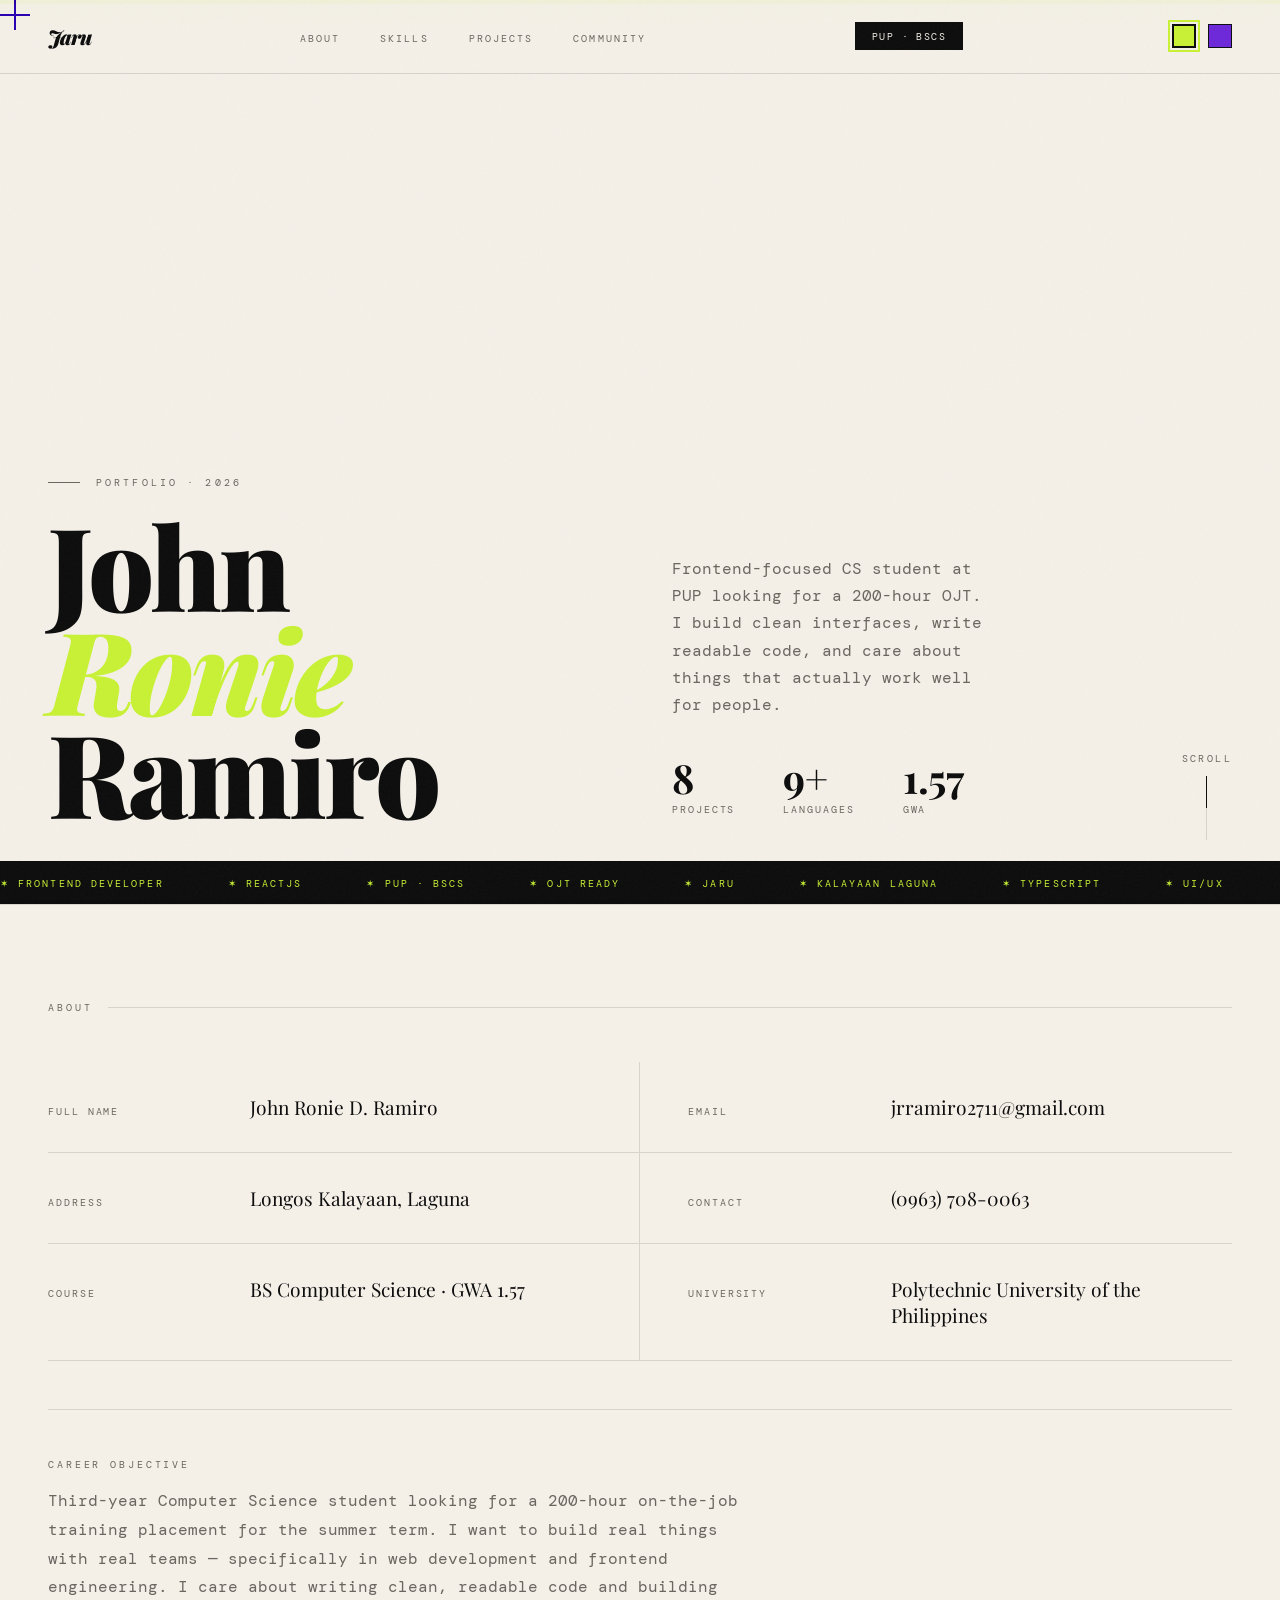
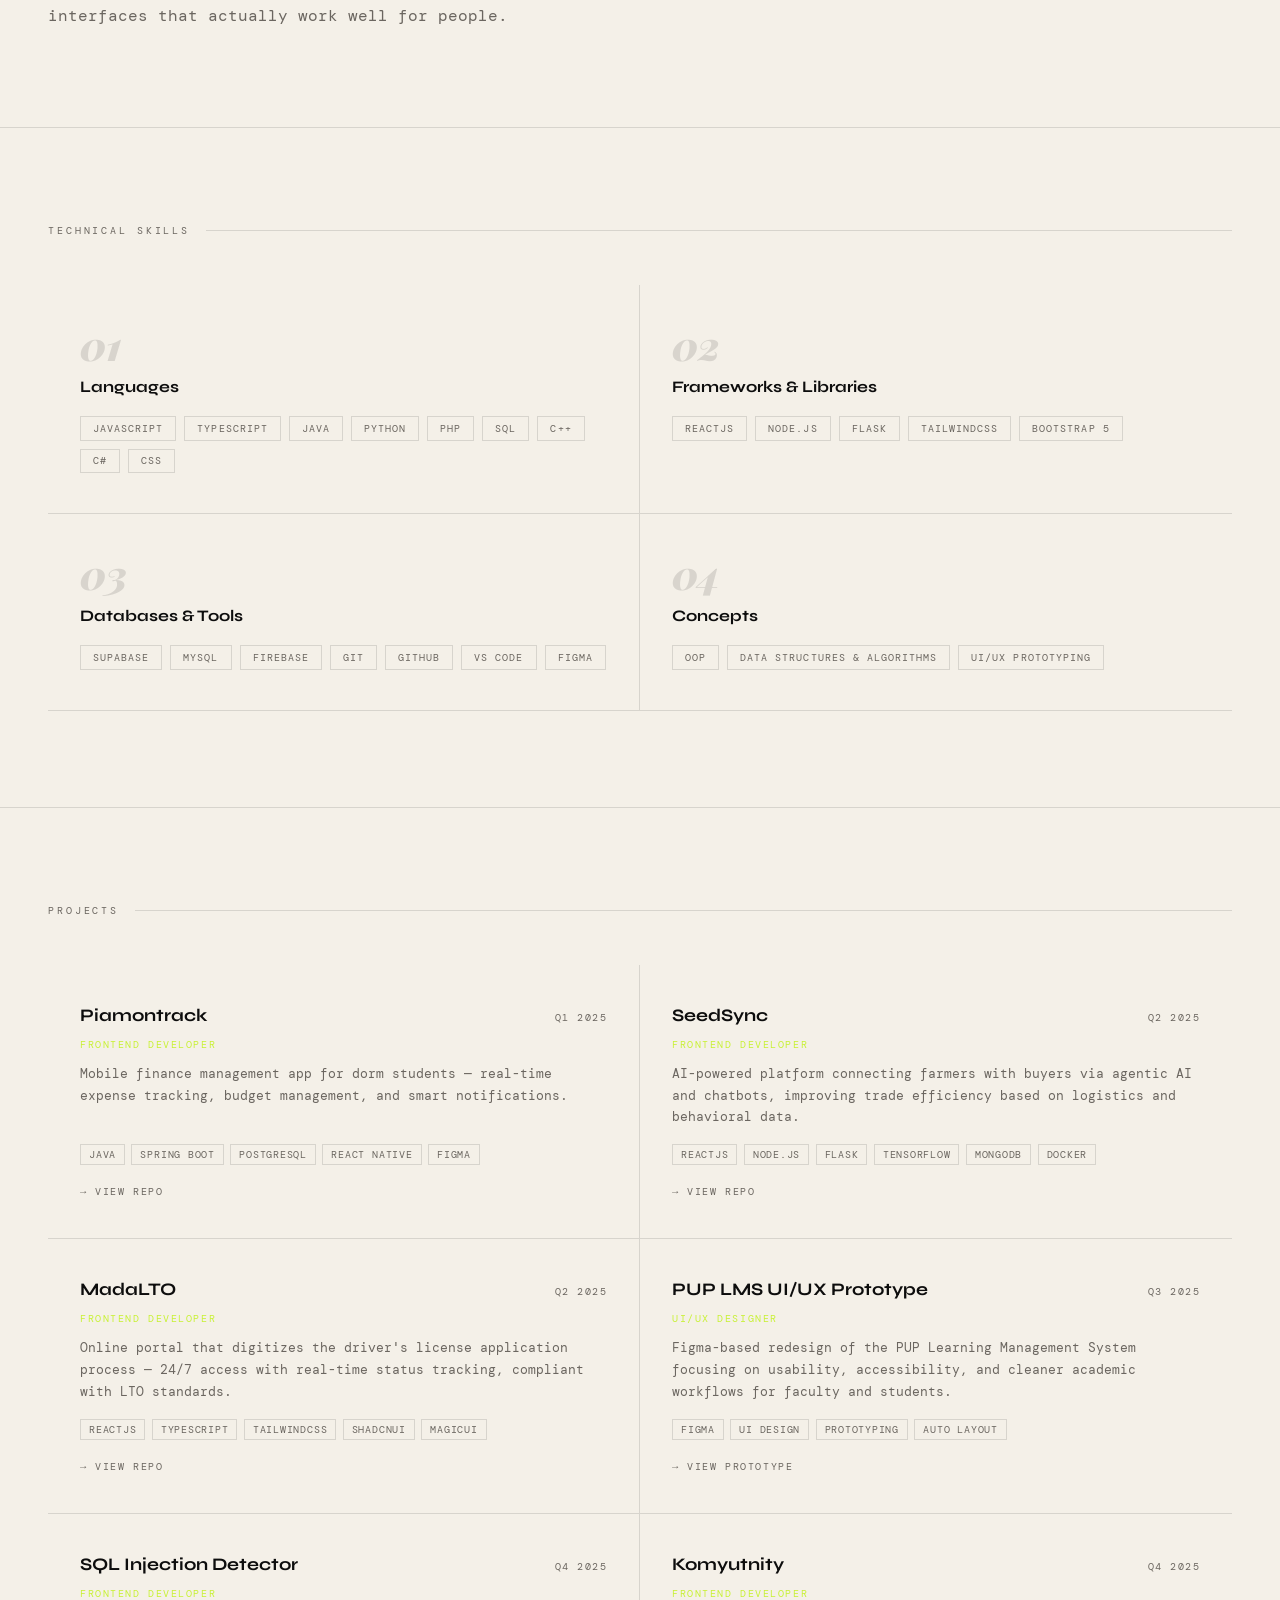
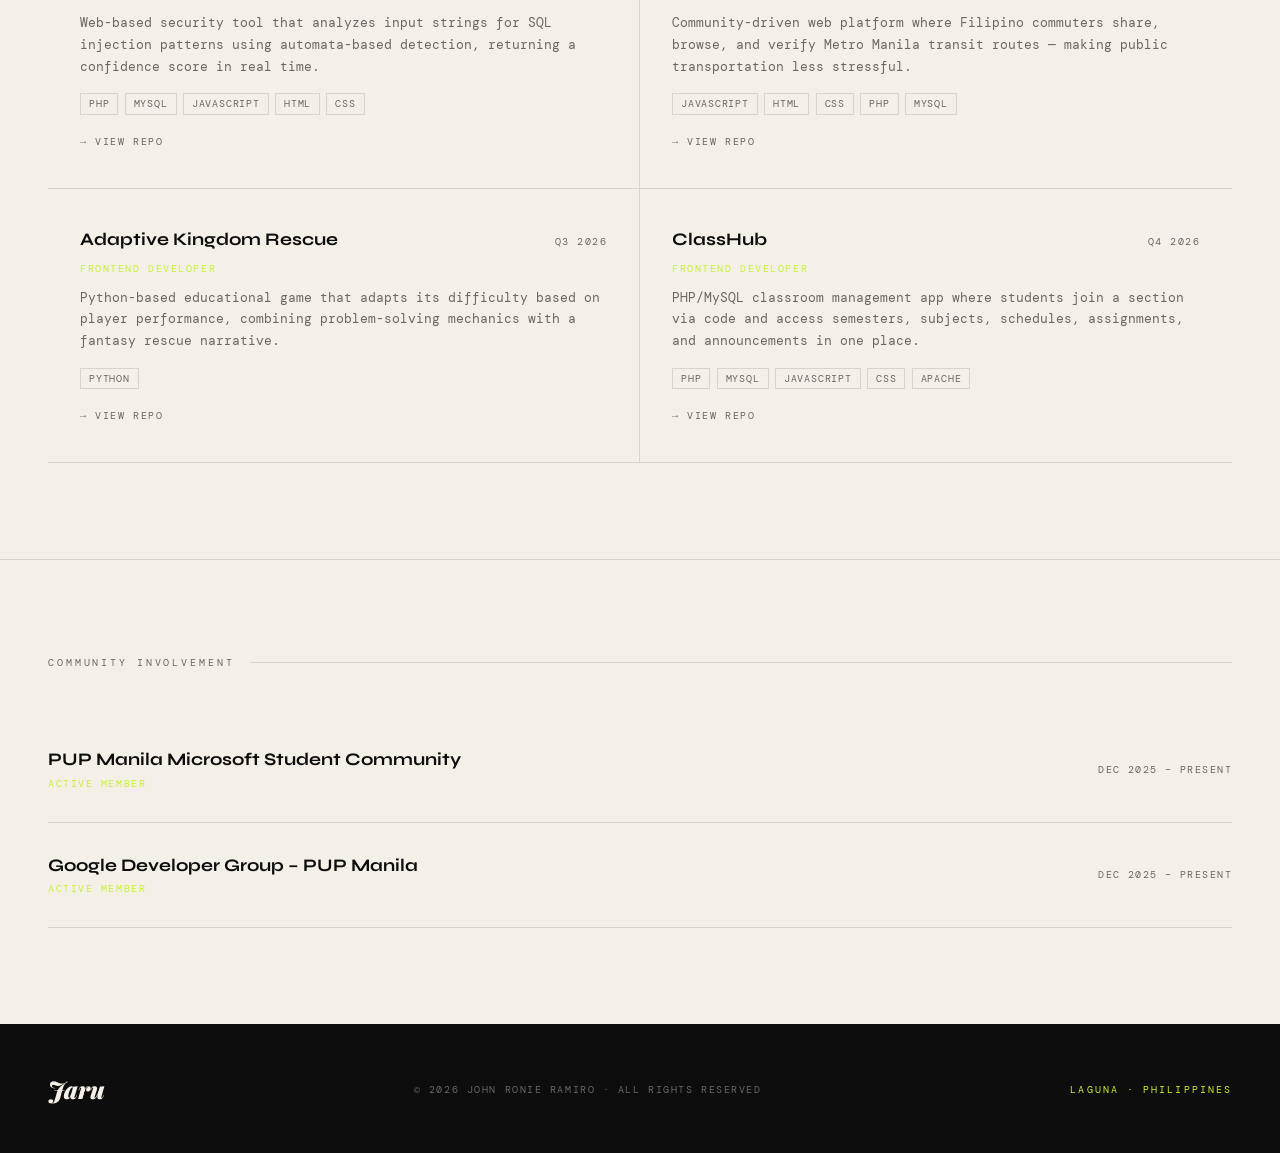
<file: index.html>
<!DOCTYPE html>
<html lang="en">

<head>
    <meta charset="UTF-8" />
    <meta name="viewport" content="width=device-width, initial-scale=1.0" />
    <title>Jaru — John Ronie Ramiro</title>
    <link rel="preconnect" href="https://fonts.googleapis.com">
    <link href="https://fonts.googleapis.com/css2?family=Playfair+Display:ital,wght@0,400;0,700;0,900;1,400;1,700&family=DM+Mono:wght@300;400;500&family=Syne:wght@400;700;800&display=swap" rel="stylesheet">
    <link rel="stylesheet" href="webstyle.css">
</head>

<body>

    <div id="loader">
        <div class="loader-text"><span>Jaru</span></div>
        <div class="loader-sub">Loading portfolio</div>
    </div>

    <div class="accent-stripe"></div>

    <nav>
        <div class="nav-logo">Jaru</div>
        <ul class="nav-links">
            <li><a href="#info">About</a></li>
            <li><a href="#skills">Skills</a></li>
            <li><a href="#projects">Projects</a></li>
            <li><a href="#community">Community</a></li>
        </ul>
        <div class="nav-badge">PUP · BSCS</div>
        <div class="theme-switcher">
            <button class="theme-box neon" onclick="setTheme('dark')"></button>
            <button class="theme-box purple" onclick="setTheme('light')"></button>
        </div>
    </nav>

    <section class="hero">
        <div class="hero-content">
            <div class="hero-left">
                <div class="hero-eyebrow">Portfolio · 2026</div>
                <h1 class="hero-name">
                    John<br>
                    <em>Ronie</em><br>Ramiro
                </h1>
            </div>
            <div class="hero-right">
                <p class="hero-desc">
                    Frontend-focused CS student at PUP looking for a 200-hour OJT. I build clean interfaces, write readable code, and care about things that actually work well for people.
                </p>
                <div class="hero-stats">
                    <div>
                        <div class="stat-num">8</div>
                        <div class="stat-label">Projects</div>
                    </div>
                    <div>
                        <div class="stat-num">9+</div>
                        <div class="stat-label">Languages</div>
                    </div>
                    <div>
                        <div class="stat-num">1.57</div>
                        <div class="stat-label">GWA</div>
                    </div>
                </div>
            </div>
        </div>
        <div class="hero-ticker">
            <div class="ticker-track" id="ticker"></div>
        </div>
        <div class="hero-scroll-hint">
            <span>Scroll</span>
            <div class="scroll-line"></div>
        </div>
    </section>

    <section class="section" id="info">
        <div class="section-label">About</div>
        <div class="info-grid">
            <div class="info-item">
                <span class="info-key">Full Name</span>
                <span class="info-val">John Ronie D. Ramiro</span>
            </div>
            <div class="info-item">
                <span class="info-key">Email</span>
                <span class="info-val">jrramiro2711@gmail.com</span>
            </div>
            <div class="info-item">
                <span class="info-key">Address</span>
                <span class="info-val">Longos Kalayaan, Laguna</span>
            </div>
            <div class="info-item">
                <span class="info-key">Contact</span>
                <span class="info-val">(0963) 708-0063</span>
            </div>
            <div class="info-item">
                <span class="info-key">Course</span>
                <span class="info-val">BS Computer Science · GWA 1.57</span>
            </div>
            <div class="info-item">
                <span class="info-key">University</span>
                <span class="info-val">Polytechnic University of the Philippines</span>
            </div>
        </div>
        <div class="about-objective">
            <div class="objective-label">Career Objective</div>
            <p class="objective-text">Third-year Computer Science student looking for a 200-hour on-the-job training placement for the summer term. I want to build real things with real teams — specifically in web development and frontend engineering. I care about writing clean,
                readable code and building interfaces that actually work well for people.</p>
        </div>
    </section>

    <section class="section" id="skills">
        <div class="section-label">Technical Skills</div>
        <div class="skills-grid">
            <div class="skill-category">
                <div class="skill-cat-num">01</div>
                <div class="skill-cat-title">Languages</div>
                <div class="skill-tags">
                    <span class="skill-tag">JavaScript</span>
                    <span class="skill-tag">TypeScript</span>
                    <span class="skill-tag">Java</span>
                    <span class="skill-tag">Python</span>
                    <span class="skill-tag">PHP</span>
                    <span class="skill-tag">SQL</span>
                    <span class="skill-tag">C++</span>
                    <span class="skill-tag">C#</span>
                    <span class="skill-tag">CSS</span>
                </div>
            </div>
            <div class="skill-category">
                <div class="skill-cat-num">02</div>
                <div class="skill-cat-title">Frameworks & Libraries</div>
                <div class="skill-tags">
                    <span class="skill-tag">ReactJS</span>
                    <span class="skill-tag">Node.js</span>
                    <span class="skill-tag">Flask</span>
                    <span class="skill-tag">TailwindCSS</span>
                    <span class="skill-tag">Bootstrap 5</span>
                </div>
            </div>
            <div class="skill-category">
                <div class="skill-cat-num">03</div>
                <div class="skill-cat-title">Databases & Tools</div>
                <div class="skill-tags">
                    <span class="skill-tag">Supabase</span>
                    <span class="skill-tag">MySQL</span>
                    <span class="skill-tag">Firebase</span>
                    <span class="skill-tag">Git</span>
                    <span class="skill-tag">GitHub</span>
                    <span class="skill-tag">VS Code</span>
                    <span class="skill-tag">Figma</span>
                </div>
            </div>
            <div class="skill-category">
                <div class="skill-cat-num">04</div>
                <div class="skill-cat-title">Concepts</div>
                <div class="skill-tags">
                    <span class="skill-tag">OOP</span>
                    <span class="skill-tag">Data Structures & Algorithms</span>
                    <span class="skill-tag">UI/UX Prototyping</span>
                </div>
            </div>
        </div>
    </section>

    <section class="section" id="projects">
        <div class="section-label">Projects</div>
        <div class="projects-grid">

            <div class="project-card">
                <div class="project-header">
                    <div class="project-name">Piamontrack</div>
                    <div class="project-period">Q1 2025</div>
                </div>
                <div class="project-role">Frontend Developer</div>
                <p class="project-desc">Mobile finance management app for dorm students — real-time expense tracking, budget management, and smart notifications.</p>
                <div class="project-tech">
                    <span>Java</span><span>Spring Boot</span><span>PostgreSQL</span><span>React Native</span><span>Figma</span>
                </div>
                <a class="project-link" href="https://github.com/Jettsky09/app-prototype" target="_blank" rel="noopener">&#x2192; View Repo</a>
            </div>

            <div class="project-card">
                <div class="project-header">
                    <div class="project-name">SeedSync</div>
                    <div class="project-period">Q2 2025</div>
                </div>
                <div class="project-role">Frontend Developer</div>
                <p class="project-desc">AI-powered platform connecting farmers with buyers via agentic AI and chatbots, improving trade efficiency based on logistics and behavioral data.</p>
                <div class="project-tech">
                    <span>ReactJS</span><span>Node.js</span><span>Flask</span><span>TensorFlow</span><span>MongoDB</span><span>Docker</span>
                </div>
                <a class="project-link" href="https://github.com/FlyHighButterflies/SeedSYnc" target="_blank" rel="noopener">&#x2192; View Repo</a>
            </div>

            <div class="project-card">
                <div class="project-header">
                    <div class="project-name">MadaLTO</div>
                    <div class="project-period">Q2 2025</div>
                </div>
                <div class="project-role">Frontend Developer</div>
                <p class="project-desc">Online portal that digitizes the driver's license application process — 24/7 access with real-time status tracking, compliant with LTO standards.</p>
                <div class="project-tech">
                    <span>ReactJS</span><span>TypeScript</span><span>TailwindCSS</span><span>ShadcnUI</span><span>MagicUI</span>
                </div>
                <a class="project-link" href="https://github.com/LTO-ADL-System/lto-adl-form" target="_blank" rel="noopener">&#x2192; View Repo</a>
            </div>

            <div class="project-card">
                <div class="project-header">
                    <div class="project-name">PUP LMS UI/UX Prototype</div>
                    <div class="project-period">Q3 2025</div>
                </div>
                <div class="project-role">UI/UX Designer</div>
                <p class="project-desc">Figma-based redesign of the PUP Learning Management System focusing on usability, accessibility, and cleaner academic workflows for faculty and students.</p>
                <div class="project-tech">
                    <span>Figma</span><span>UI Design</span><span>Prototyping</span><span>Auto Layout</span>
                </div>
                <a class="project-link" href="https://sl1nk.com/figmapuplms" target="_blank" rel="noopener">&#x2192; View Prototype</a>
            </div>

            <div class="project-card">
                <div class="project-header">
                    <div class="project-name">SQL Injection Detector</div>
                    <div class="project-period">Q4 2025</div>
                </div>
                <div class="project-role">Frontend Developer</div>
                <p class="project-desc">Web-based security tool that analyzes input strings for SQL injection patterns using automata-based detection, returning a confidence score in real time.</p>
                <div class="project-tech">
                    <span>PHP</span><span>MySQL</span><span>JavaScript</span><span>HTML</span><span>CSS</span>
                </div>
                <a class="project-link" href="https://github.com/Automata-Final-Project/Automata-SLQ-Injection-Detector" target="_blank" rel="noopener">&#x2192; View Repo</a>
            </div>

            <div class="project-card">
                <div class="project-header">
                    <div class="project-name">Komyutnity</div>
                    <div class="project-period">Q4 2025</div>
                </div>
                <div class="project-role">Frontend Developer</div>
                <p class="project-desc">Community-driven web platform where Filipino commuters share, browse, and verify Metro Manila transit routes — making public transportation less stressful.</p>
                <div class="project-tech">
                    <span>JavaScript</span><span>HTML</span><span>CSS</span><span>PHP</span><span>MySQL</span>
                </div>
                <a class="project-link" href="https://github.com/imyvj/komyutnity" target="_blank" rel="noopener">&#x2192; View Repo</a>
            </div>

            <div class="project-card">
                <div class="project-header">
                    <div class="project-name">Adaptive Kingdom Rescue</div>
                    <div class="project-period">Q3 2026</div>
                </div>
                <div class="project-role">Frontend Developer</div>
                <p class="project-desc">Python-based educational game that adapts its difficulty based on player performance, combining problem-solving mechanics with a fantasy rescue narrative.</p>
                <div class="project-tech">
                    <span>Python</span>
                </div>
                <a class="project-link" href="https://github.com/jortog/Adaptive-Kingdom-Rescue" target="_blank" rel="noopener">&#x2192; View Repo</a>
            </div>

            <div class="project-card">
                <div class="project-header">
                    <div class="project-name">ClassHub</div>
                    <div class="project-period">Q4 2026</div>
                </div>
                <div class="project-role">Frontend Developer</div>
                <p class="project-desc">PHP/MySQL classroom management app where students join a section via code and access semesters, subjects, schedules, assignments, and announcements in one place.</p>
                <div class="project-tech">
                    <span>PHP</span><span>MySQL</span><span>JavaScript</span><span>CSS</span><span>Apache</span>
                </div>
                <a class="project-link" href="https://github.com/jortog/classhub" target="_blank" rel="noopener">&#x2192; View Repo</a>
            </div>

        </div>
    </section>

    <section class="section" id="community">
        <div class="section-label">Community Involvement</div>
        <div class="community-list">
            <div class="community-item">
                <div class="community-info">
                    <div class="community-org">PUP Manila Microsoft Student Community</div>
                    <div class="community-role">Active Member</div>
                </div>
                <div class="community-period">Dec 2025 – Present</div>
            </div>
            <div class="community-item">
                <div class="community-info">
                    <div class="community-org">Google Developer Group – PUP Manila</div>
                    <div class="community-role">Active Member</div>
                </div>
                <div class="community-period">Dec 2025 – Present</div>
            </div>
        </div>
    </section>

    <footer>
        <div class="footer-logo">Jaru</div>
        <div class="footer-copy">&copy; 2026 John Ronie Ramiro &middot; All rights reserved</div>
        <div class="footer-accent">Laguna &middot; Philippines</div>
    </footer>

    <script src="webjs.js"></script>
</body>

</html>
</file>
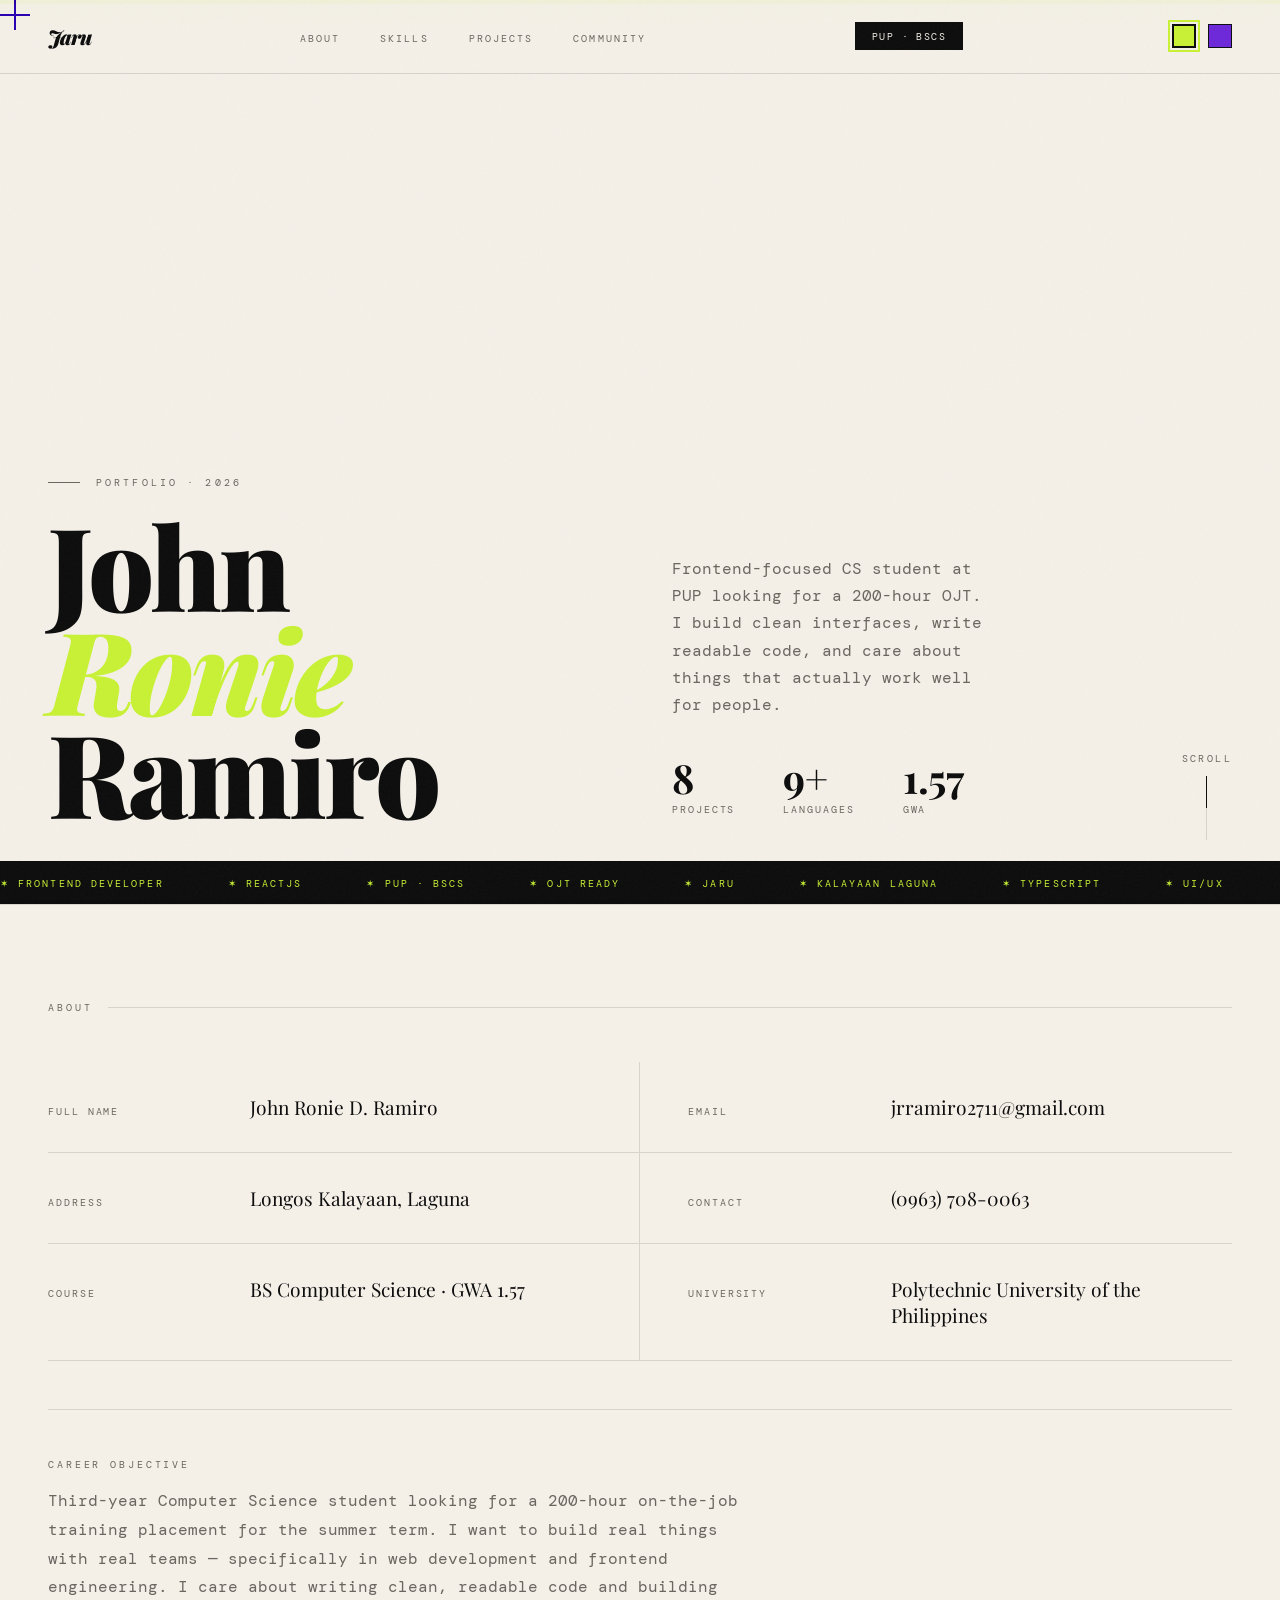
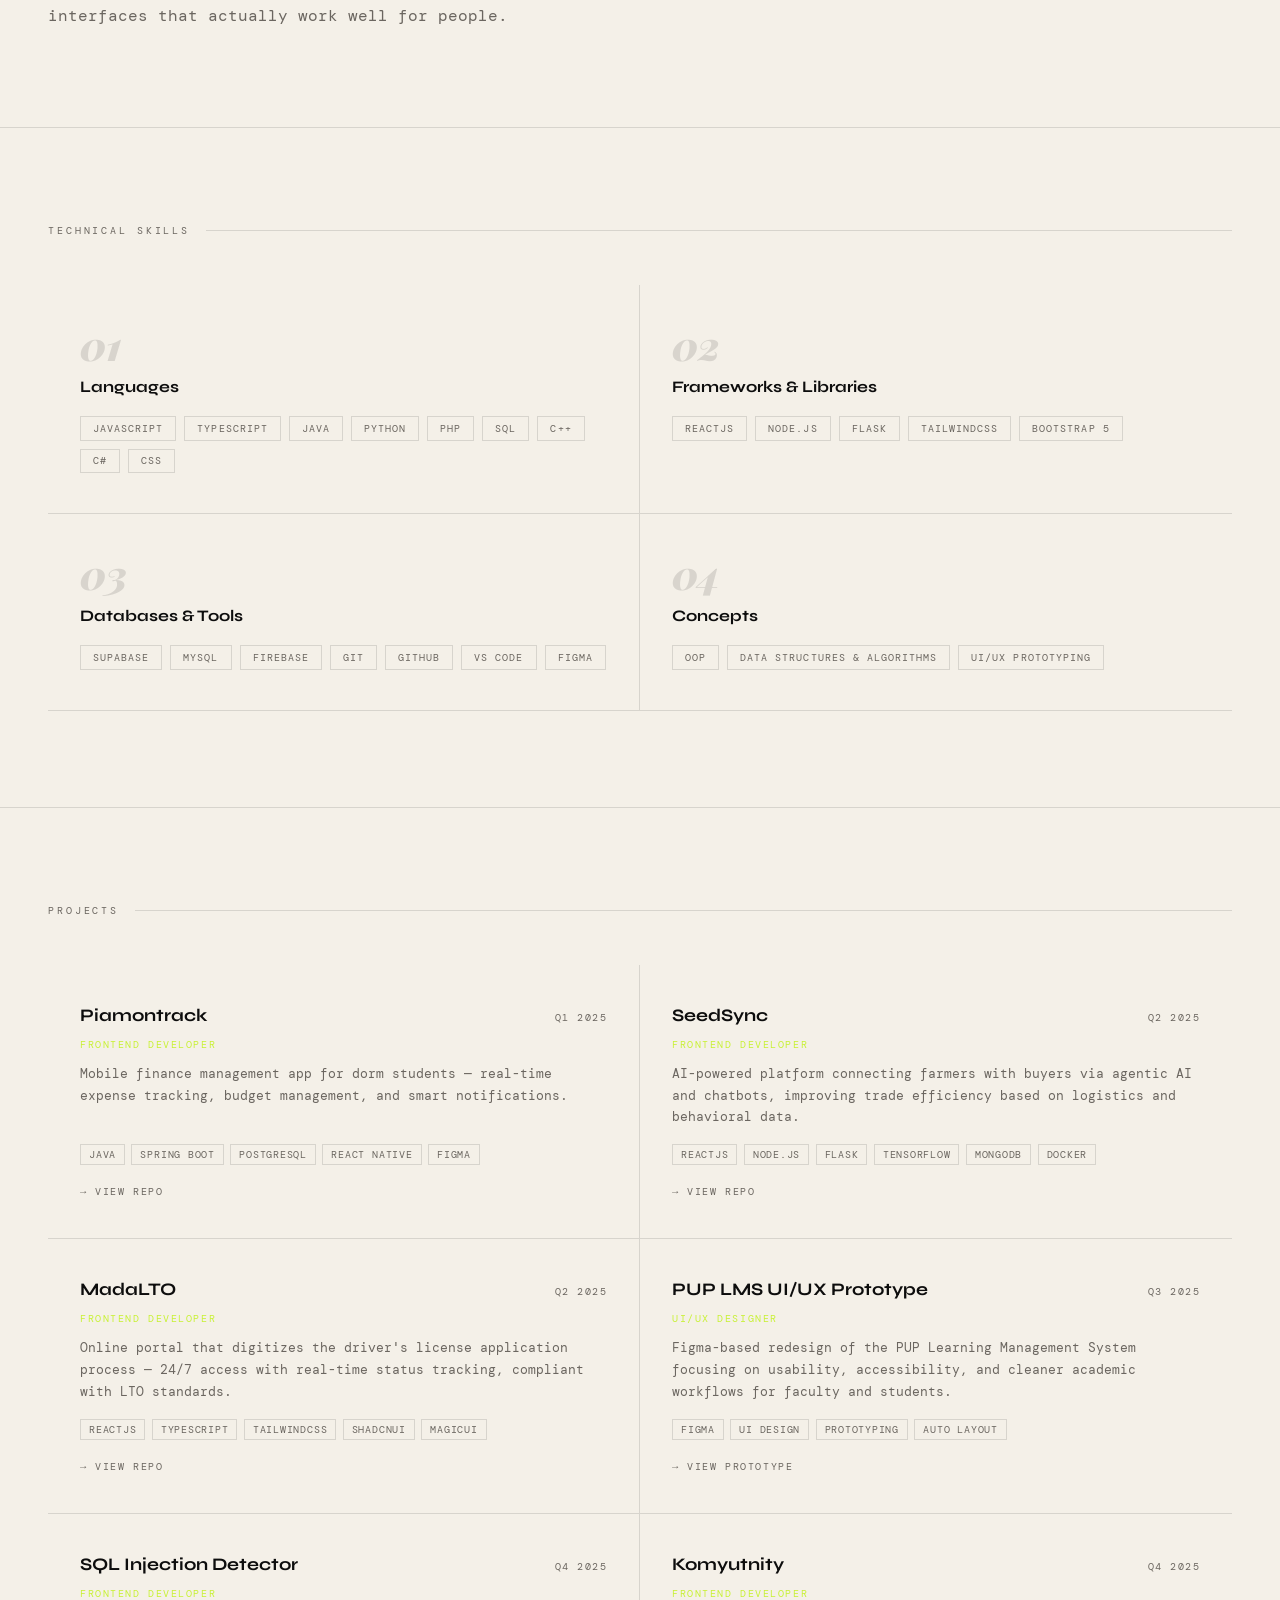
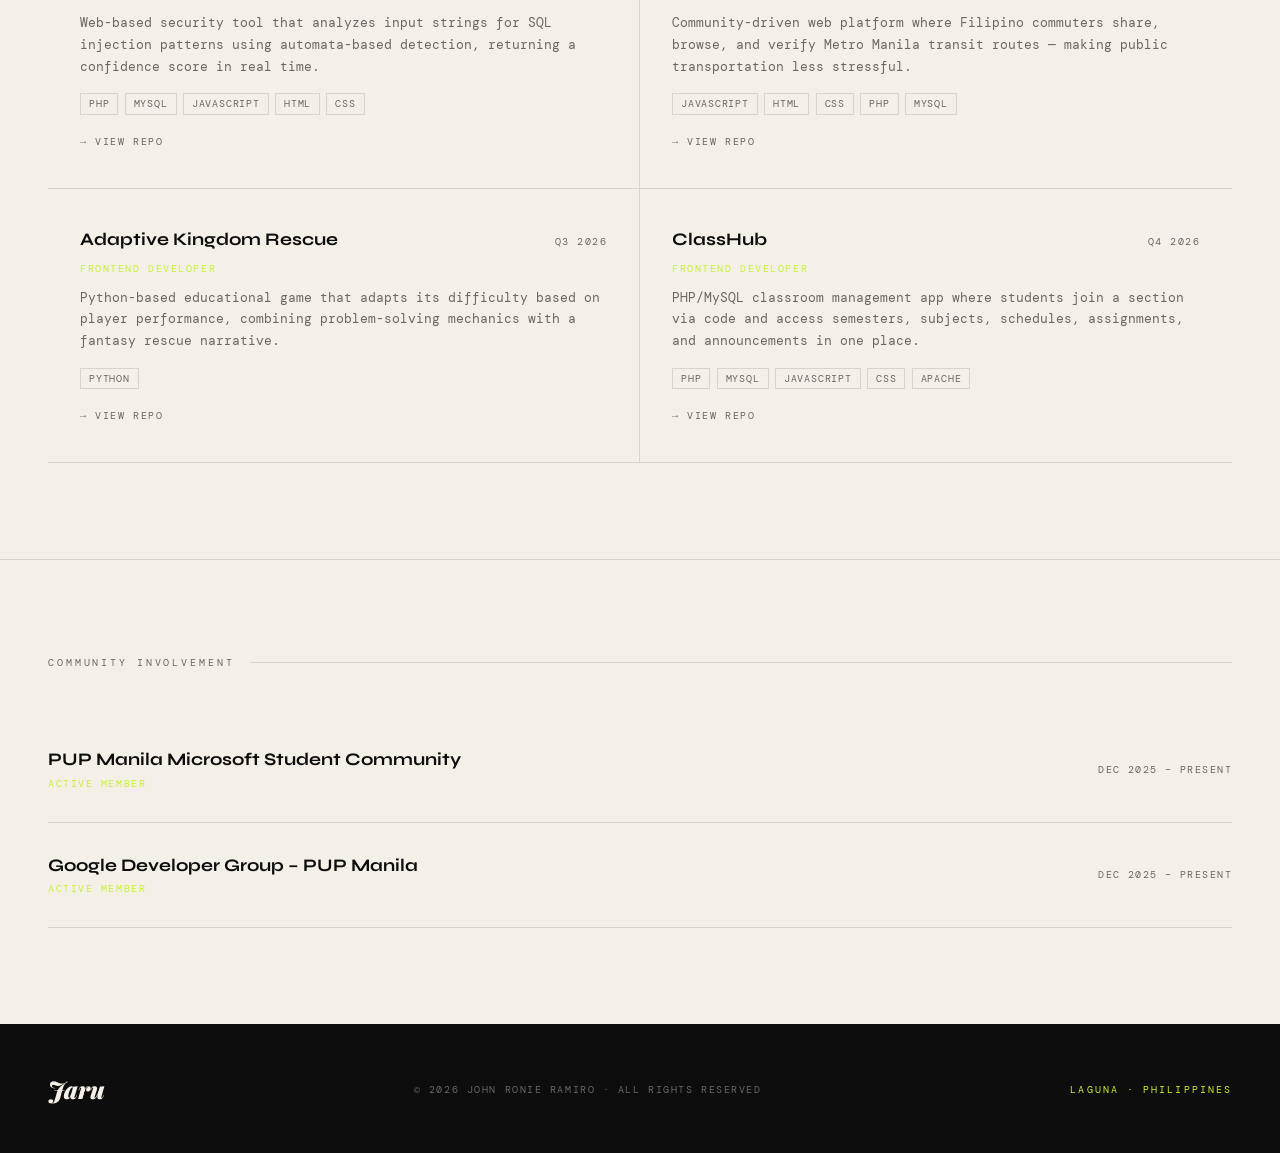
<file: web.html>
<!DOCTYPE html>
<html lang="en">

<head>
    <meta charset="UTF-8" />
    <meta name="viewport" content="width=device-width, initial-scale=1.0" />
    <title>Jaru — John Ronie Ramiro</title>
    <link rel="preconnect" href="https://fonts.googleapis.com">
    <link href="https://fonts.googleapis.com/css2?family=Playfair+Display:ital,wght@0,400;0,700;0,900;1,400;1,700&family=DM+Mono:wght@300;400;500&family=Syne:wght@400;700;800&display=swap" rel="stylesheet">
    <link rel="stylesheet" href="webstyle.css">
</head>

<body>

    <div id="loader">
        <div class="loader-text"><span>Jaru</span></div>
        <div class="loader-sub">Loading portfolio</div>
    </div>

    <div class="accent-stripe"></div>

    <nav>
        <div class="nav-logo">Jaru</div>
        <ul class="nav-links">
            <li><a href="#info">About</a></li>
            <li><a href="#skills">Skills</a></li>
            <li><a href="#projects">Projects</a></li>
            <li><a href="#community">Community</a></li>
        </ul>
        <div class="nav-badge">PUP · BSCS</div>
        <div class="theme-switcher">
            <button class="theme-box neon" onclick="setTheme('dark')"></button>
            <button class="theme-box purple" onclick="setTheme('light')"></button>
        </div>
    </nav>

    <section class="hero">
        <div class="hero-content">
            <div class="hero-left">
                <div class="hero-eyebrow">Portfolio · 2026</div>
                <h1 class="hero-name">
                    John<br>
                    <em>Ronie</em><br>Ramiro
                </h1>
            </div>
            <div class="hero-right">
                <p class="hero-desc">
                    Frontend-focused CS student at PUP looking for a 200-hour OJT. I build clean interfaces, write readable code, and care about things that actually work well for people.
                </p>
                <div class="hero-stats">
                    <div>
                        <div class="stat-num">8</div>
                        <div class="stat-label">Projects</div>
                    </div>
                    <div>
                        <div class="stat-num">9+</div>
                        <div class="stat-label">Languages</div>
                    </div>
                    <div>
                        <div class="stat-num">1.57</div>
                        <div class="stat-label">GWA</div>
                    </div>
                </div>
            </div>
        </div>
        <div class="hero-ticker">
            <div class="ticker-track" id="ticker"></div>
        </div>
        <div class="hero-scroll-hint">
            <span>Scroll</span>
            <div class="scroll-line"></div>
        </div>
    </section>

    <section class="section" id="info">
        <div class="section-label">About</div>
        <div class="info-grid">
            <div class="info-item">
                <span class="info-key">Full Name</span>
                <span class="info-val">John Ronie D. Ramiro</span>
            </div>
            <div class="info-item">
                <span class="info-key">Email</span>
                <span class="info-val">jrramiro2711@gmail.com</span>
            </div>
            <div class="info-item">
                <span class="info-key">Address</span>
                <span class="info-val">Longos Kalayaan, Laguna</span>
            </div>
            <div class="info-item">
                <span class="info-key">Contact</span>
                <span class="info-val">(0963) 708-0063</span>
            </div>
            <div class="info-item">
                <span class="info-key">Course</span>
                <span class="info-val">BS Computer Science · GWA 1.57</span>
            </div>
            <div class="info-item">
                <span class="info-key">University</span>
                <span class="info-val">Polytechnic University of the Philippines</span>
            </div>
        </div>
        <div class="about-objective">
            <div class="objective-label">Career Objective</div>
            <p class="objective-text">Third-year Computer Science student looking for a 200-hour on-the-job training placement for the summer term. I want to build real things with real teams — specifically in web development and frontend engineering. I care about writing clean, readable code and building interfaces that actually work well for people.</p>
        </div>
    </section>

    <section class="section" id="skills">
        <div class="section-label">Technical Skills</div>
        <div class="skills-grid">
            <div class="skill-category">
                <div class="skill-cat-num">01</div>
                <div class="skill-cat-title">Languages</div>
                <div class="skill-tags">
                    <span class="skill-tag">JavaScript</span>
                    <span class="skill-tag">TypeScript</span>
                    <span class="skill-tag">Java</span>
                    <span class="skill-tag">Python</span>
                    <span class="skill-tag">PHP</span>
                    <span class="skill-tag">SQL</span>
                    <span class="skill-tag">C++</span>
                    <span class="skill-tag">C#</span>
                    <span class="skill-tag">CSS</span>
                </div>
            </div>
            <div class="skill-category">
                <div class="skill-cat-num">02</div>
                <div class="skill-cat-title">Frameworks & Libraries</div>
                <div class="skill-tags">
                    <span class="skill-tag">ReactJS</span>
                    <span class="skill-tag">Node.js</span>
                    <span class="skill-tag">Flask</span>
                    <span class="skill-tag">TailwindCSS</span>
                    <span class="skill-tag">Bootstrap 5</span>
                </div>
            </div>
            <div class="skill-category">
                <div class="skill-cat-num">03</div>
                <div class="skill-cat-title">Databases & Tools</div>
                <div class="skill-tags">
                    <span class="skill-tag">Supabase</span>
                    <span class="skill-tag">MySQL</span>
                    <span class="skill-tag">Firebase</span>
                    <span class="skill-tag">Git</span>
                    <span class="skill-tag">GitHub</span>
                    <span class="skill-tag">VS Code</span>
                    <span class="skill-tag">Figma</span>
                </div>
            </div>
            <div class="skill-category">
                <div class="skill-cat-num">04</div>
                <div class="skill-cat-title">Concepts</div>
                <div class="skill-tags">
                    <span class="skill-tag">OOP</span>
                    <span class="skill-tag">Data Structures & Algorithms</span>
                    <span class="skill-tag">UI/UX Prototyping</span>
                </div>
            </div>
        </div>
    </section>

    <section class="section" id="projects">
        <div class="section-label">Projects</div>
        <div class="projects-grid">

            <div class="project-card">
                <div class="project-header">
                    <div class="project-name">Piamontrack</div>
                    <div class="project-period">Q1 2025</div>
                </div>
                <div class="project-role">Frontend Developer</div>
                <p class="project-desc">Mobile finance management app for dorm students — real-time expense tracking, budget management, and smart notifications.</p>
                <div class="project-tech">
                    <span>Java</span><span>Spring Boot</span><span>PostgreSQL</span><span>React Native</span><span>Figma</span>
                </div>
                <a class="project-link" href="https://github.com/Jettsky09/app-prototype" target="_blank" rel="noopener">&#x2192; View Repo</a>
            </div>

            <div class="project-card">
                <div class="project-header">
                    <div class="project-name">SeedSync</div>
                    <div class="project-period">Q2 2025</div>
                </div>
                <div class="project-role">Frontend Developer</div>
                <p class="project-desc">AI-powered platform connecting farmers with buyers via agentic AI and chatbots, improving trade efficiency based on logistics and behavioral data.</p>
                <div class="project-tech">
                    <span>ReactJS</span><span>Node.js</span><span>Flask</span><span>TensorFlow</span><span>MongoDB</span><span>Docker</span>
                </div>
                <a class="project-link" href="https://github.com/FlyHighButterflies/SeedSYnc" target="_blank" rel="noopener">&#x2192; View Repo</a>
            </div>

            <div class="project-card">
                <div class="project-header">
                    <div class="project-name">MadaLTO</div>
                    <div class="project-period">Q2 2025</div>
                </div>
                <div class="project-role">Frontend Developer</div>
                <p class="project-desc">Online portal that digitizes the driver's license application process — 24/7 access with real-time status tracking, compliant with LTO standards.</p>
                <div class="project-tech">
                    <span>ReactJS</span><span>TypeScript</span><span>TailwindCSS</span><span>ShadcnUI</span><span>MagicUI</span>
                </div>
                <a class="project-link" href="https://github.com/LTO-ADL-System/lto-adl-form" target="_blank" rel="noopener">&#x2192; View Repo</a>
            </div>

            <div class="project-card">
                <div class="project-header">
                    <div class="project-name">PUP LMS UI/UX Prototype</div>
                    <div class="project-period">Q3 2025</div>
                </div>
                <div class="project-role">UI/UX Designer</div>
                <p class="project-desc">Figma-based redesign of the PUP Learning Management System focusing on usability, accessibility, and cleaner academic workflows for faculty and students.</p>
                <div class="project-tech">
                    <span>Figma</span><span>UI Design</span><span>Prototyping</span><span>Auto Layout</span>
                </div>
                <a class="project-link" href="https://sl1nk.com/figmapuplms" target="_blank" rel="noopener">&#x2192; View Prototype</a>
            </div>

            <div class="project-card">
                <div class="project-header">
                    <div class="project-name">SQL Injection Detector</div>
                    <div class="project-period">Q4 2025</div>
                </div>
                <div class="project-role">Frontend Developer</div>
                <p class="project-desc">Web-based security tool that analyzes input strings for SQL injection patterns using automata-based detection, returning a confidence score in real time.</p>
                <div class="project-tech">
                    <span>PHP</span><span>MySQL</span><span>JavaScript</span><span>HTML</span><span>CSS</span>
                </div>
                <a class="project-link" href="https://github.com/Automata-Final-Project/Automata-SLQ-Injection-Detector" target="_blank" rel="noopener">&#x2192; View Repo</a>
            </div>

            <div class="project-card">
                <div class="project-header">
                    <div class="project-name">Komyutnity</div>
                    <div class="project-period">Q4 2025</div>
                </div>
                <div class="project-role">Frontend Developer</div>
                <p class="project-desc">Community-driven web platform where Filipino commuters share, browse, and verify Metro Manila transit routes — making public transportation less stressful.</p>
                <div class="project-tech">
                    <span>JavaScript</span><span>HTML</span><span>CSS</span><span>PHP</span><span>MySQL</span>
                </div>
                <a class="project-link" href="https://github.com/imyvj/komyutnity" target="_blank" rel="noopener">&#x2192; View Repo</a>
            </div>

            <div class="project-card">
                <div class="project-header">
                    <div class="project-name">Adaptive Kingdom Rescue</div>
                    <div class="project-period">Q3 2026</div>
                </div>
                <div class="project-role">Frontend Developer</div>
                <p class="project-desc">Python-based educational game that adapts its difficulty based on player performance, combining problem-solving mechanics with a fantasy rescue narrative.</p>
                <div class="project-tech">
                    <span>Python</span>
                </div>
                <a class="project-link" href="https://github.com/jortog/Adaptive-Kingdom-Rescue" target="_blank" rel="noopener">&#x2192; View Repo</a>
            </div>

            <div class="project-card">
                <div class="project-header">
                    <div class="project-name">ClassHub</div>
                    <div class="project-period">Q4 2026</div>
                </div>
                <div class="project-role">Frontend Developer</div>
                <p class="project-desc">PHP/MySQL classroom management app where students join a section via code and access semesters, subjects, schedules, assignments, and announcements in one place.</p>
                <div class="project-tech">
                    <span>PHP</span><span>MySQL</span><span>JavaScript</span><span>CSS</span><span>Apache</span>
                </div>
                <a class="project-link" href="https://github.com/jortog/classhub" target="_blank" rel="noopener">&#x2192; View Repo</a>
            </div>

        </div>
    </section>

    <section class="section" id="community">
        <div class="section-label">Community Involvement</div>
        <div class="community-list">
            <div class="community-item">
                <div class="community-info">
                    <div class="community-org">PUP Manila Microsoft Student Community</div>
                    <div class="community-role">Active Member</div>
                </div>
                <div class="community-period">Dec 2025 – Present</div>
            </div>
            <div class="community-item">
                <div class="community-info">
                    <div class="community-org">Google Developer Group – PUP Manila</div>
                    <div class="community-role">Active Member</div>
                </div>
                <div class="community-period">Dec 2025 – Present</div>
            </div>
        </div>
    </section>

    <footer>
        <div class="footer-logo">Jaru</div>
        <div class="footer-copy">&copy; 2026 John Ronie Ramiro &middot; All rights reserved</div>
        <div class="footer-accent">Laguna &middot; Philippines</div>
    </footer>

    <script src="webjs.js"></script>
</body>

</html>
</file>
<file: webstyle.css>
/* ============================================================
   DESIGN TOKENS
   ============================================================ */

:root {
    --ink: #0d0d0d;
    --paper: #f4f0e8;
    --accent: #c8f135;
    --muted: #6b6660;
    --line: rgba(13, 13, 13, 0.12);
    --purple: #4a1fa8;
}

body.light-theme {
    --paper: #f5f5f0;
    --ink: #1a1a1a;
    --accent: #6d28d9;
    --line: #ccc;
}

/* ============================================================
   RESET & BASE
   ============================================================ */

*,
*::before,
*::after {
    margin: 0;
    padding: 0;
    box-sizing: border-box;
    cursor: none !important;
}

html {
    scroll-behavior: smooth;
}

body {
    background: var(--paper);
    color: var(--ink);
    font-family: 'DM Mono', monospace;
    overflow-x: hidden;
    transition: background-color 0.3s ease, color 0.3s ease;
}

body::before {
    content: '';
    position: fixed;
    inset: 0;
    pointer-events: none;
    z-index: 9997;
    opacity: 0.03;
    background-image: url("data:image/svg+xml,%3Csvg viewBox='0 0 512 512' xmlns='http://www.w3.org/2000/svg'%3E%3Cfilter id='n'%3E%3CfeTurbulence type='fractalNoise' baseFrequency='0.75' numOctaves='4' stitchTiles='stitch'/%3E%3C/filter%3E%3Crect width='100%25' height='100%25' filter='url(%23n)'/%3E%3C/svg%3E");
}

/* ============================================================
   LOADER
   ============================================================ */

#loader {
    position: fixed;
    inset: 0;
    background: var(--ink);
    z-index: 1000;
    display: flex;
    align-items: center;
    justify-content: center;
    flex-direction: column;
    animation: loaderOut 0.6s 1.8s cubic-bezier(0.77, 0, 0.18, 1) forwards;
}

.loader-text {
    font-family: 'Playfair Display', serif;
    font-size: clamp(3rem, 8vw, 7rem);
    font-weight: 900;
    font-style: italic;
    color: var(--paper);
    overflow: hidden;
    letter-spacing: -2px;
}

.loader-text span {
    display: inline-block;
    animation: slideUp 0.7s 0.3s cubic-bezier(0.16, 1, 0.3, 1) both;
}

.loader-sub {
    font-size: 0.7rem;
    letter-spacing: 0.25em;
    color: var(--accent);
    text-transform: uppercase;
    animation: fadeIn 0.5s 1s both;
}

@keyframes slideUp {
    from { transform: translateY(110%); }
    to   { transform: translateY(0); }
}

@keyframes fadeIn {
    from { opacity: 0; }
    to   { opacity: 1; }
}

@keyframes loaderOut {
    to { transform: translateY(-100%); }
}

/* ============================================================
   NAVIGATION
   ============================================================ */

nav {
    position: fixed;
    top: 0;
    left: 0;
    right: 0;
    z-index: 100;
    display: flex;
    align-items: center;
    justify-content: space-between;
    padding: 1.4rem 3rem;
    border-bottom: 1px solid var(--line);
    background: rgba(244, 240, 232, 0.85);
    backdrop-filter: blur(14px);
    animation: navDrop 0.6s 2.1s both;
}

@keyframes navDrop {
    from { transform: translateY(-100%); opacity: 0; }
    to   { transform: translateY(0); opacity: 1; }
}

.nav-logo {
    font-family: 'Playfair Display', serif;
    font-size: 1.25rem;
    font-weight: 900;
    font-style: italic;
    letter-spacing: -1px;
}

.nav-links {
    display: flex;
    gap: 2.5rem;
    list-style: none;
}

.nav-links a {
    font-size: 0.65rem;
    letter-spacing: 0.2em;
    text-transform: uppercase;
    text-decoration: none;
    color: var(--muted);
    transition: color 0.2s;
}

.nav-links a:hover {
    color: var(--ink);
}

.nav-links a.active {
    color: var(--accent);
}

.nav-badge {
    font-size: 0.6rem;
    letter-spacing: 0.15em;
    text-transform: uppercase;
    padding: 0.4rem 1rem;
    border: 1px solid var(--ink);
    background: var(--ink);
    color: var(--paper);
}

/* ============================================================
   ACCENT STRIPE
   ============================================================ */

.accent-stripe {
    width: 100%;
    height: 4px;
    background: var(--accent);
}

/* ============================================================
   HERO
   ============================================================ */

.hero {
    min-height: 100vh;
    display: grid;
    grid-template-rows: 1fr auto;
    padding: 6rem 3rem 0;
    position: relative;
    overflow: hidden;
    animation: heroReveal 0.8s 2.2s both;
}

@keyframes heroReveal {
    from { opacity: 0; }
    to   { opacity: 1; }
}

.hero-content {
    display: grid;
    grid-template-columns: 1fr 1fr;
    align-items: end;
    padding-bottom: 5rem;
    gap: 4rem;
}

.hero-eyebrow {
    font-size: 0.65rem;
    letter-spacing: 0.3em;
    text-transform: uppercase;
    color: var(--muted);
    margin-bottom: 1.5rem;
    display: flex;
    align-items: center;
    gap: 1rem;
}

.hero-eyebrow::before {
    content: '';
    display: block;
    width: 2rem;
    height: 1px;
    background: var(--muted);
}

h1.hero-name {
    font-family: 'Playfair Display', serif;
    font-size: clamp(4rem, 9vw, 9rem);
    font-weight: 900;
    line-height: 0.9;
    letter-spacing: -3px;
}

h1.hero-name em {
    font-style: italic;
    color: var(--accent);
    transition: color 0.3s ease;
}

.hero-right {
    padding-bottom: 0.5rem;
}

.hero-desc {
    font-size: 1rem;
    line-height: 1.7;
    color: var(--muted);
    max-width: 320px;
    margin-bottom: 2.5rem;
}

.hero-stats {
    display: flex;
    gap: 3rem;
}

.stat-num {
    font-family: 'Playfair Display', serif;
    font-size: 2.5rem;
    font-weight: 700;
    line-height: 1;
}

.stat-label {
    font-size: 0.6rem;
    letter-spacing: 0.2em;
    text-transform: uppercase;
    color: var(--muted);
    margin-top: 0.3rem;
}

.hero-scroll-hint {
    position: absolute;
    bottom: 4rem;
    right: 3rem;
    display: flex;
    flex-direction: column;
    align-items: center;
    gap: 0.7rem;
    font-size: 0.6rem;
    letter-spacing: 0.25em;
    text-transform: uppercase;
    color: var(--muted);
}

.scroll-line {
    width: 1px;
    height: 4rem;
    background: var(--line);
    position: relative;
    overflow: hidden;
}

.scroll-line::after {
    content: '';
    position: absolute;
    top: 0;
    left: 0;
    right: 0;
    height: 50%;
    background: var(--ink);
    animation: scrollDrop 1.5s ease-in-out infinite;
}

@keyframes scrollDrop {
    from { transform: translateY(-100%); }
    to   { transform: translateY(300%); }
}

.hero-ticker {
    position: absolute;
    bottom: 0;
    left: 0;
    right: 0;
    border-top: 1px solid var(--line);
    overflow: hidden;
    padding: 0.9rem 0;
    background: var(--ink);
    color: var(--accent);
}

.ticker-track {
    display: flex;
    gap: 4rem;
    animation: ticker 18s linear infinite;
    white-space: nowrap;
}

.ticker-track span {
    font-size: 0.65rem;
    letter-spacing: 0.2em;
    text-transform: uppercase;
}

@keyframes ticker {
    from { transform: translateX(0); }
    to   { transform: translateX(-50%); }
}

/* ============================================================
   SECTIONS — SHARED
   ============================================================ */

.section {
    padding: 6rem 3rem;
    border-top: 1px solid var(--line);
    opacity: 0;
    transform: translateY(40px);
    transition: opacity 0.7s ease, transform 0.7s ease;
}

.section.visible {
    opacity: 1;
    transform: translateY(0);
}

.section-label {
    font-size: 0.6rem;
    letter-spacing: 0.3em;
    text-transform: uppercase;
    color: var(--muted);
    margin-bottom: 3rem;
    display: flex;
    align-items: center;
    gap: 1rem;
}

.section-label::after {
    content: '';
    flex: 1;
    height: 1px;
    background: var(--line);
}

/* ============================================================
   ABOUT
   ============================================================ */

.info-grid {
    display: grid;
    grid-template-columns: repeat(2, 1fr);
}

.info-item {
    padding: 2rem 0;
    border-bottom: 1px solid var(--line);
    display: grid;
    grid-template-columns: 1fr 2fr;
    gap: 2rem;
    align-items: baseline;
}

.info-item:nth-child(odd) {
    padding-right: 3rem;
    border-right: 1px solid var(--line);
}

.info-item:nth-child(even) {
    padding-left: 3rem;
}

.info-key {
    font-size: 0.6rem;
    letter-spacing: 0.2em;
    text-transform: uppercase;
    color: var(--muted);
}

.info-val {
    font-family: 'Playfair Display', serif;
    font-size: 1.2rem;
    font-weight: 400;
}

.about-objective {
    margin-top: 3rem;
    padding-top: 3rem;
    border-top: 1px solid var(--line);
}

.objective-label {
    font-size: 0.6rem;
    letter-spacing: 0.3em;
    text-transform: uppercase;
    color: var(--muted);
    margin-bottom: 1rem;
}

.objective-text {
    font-size: 1rem;
    line-height: 1.8;
    color: var(--muted);
    max-width: 70ch;
}

/* ============================================================
   SKILLS
   ============================================================ */

.skills-grid {
    display: grid;
    grid-template-columns: repeat(2, 1fr);
}

.skill-category {
    padding: 2.5rem 2rem;
    border-bottom: 1px solid var(--line);
    transition: background 0.3s;
}

.skill-category:nth-child(odd) {
    border-right: 1px solid var(--line);
}

.skill-category:hover {
    background: rgba(13, 13, 13, 0.03);
}

body.light-theme .skill-category:hover {
    background: rgba(13, 13, 13, 0.05);
}

.skill-cat-num {
    font-family: 'Playfair Display', serif;
    font-size: 2.5rem;
    font-weight: 900;
    font-style: italic;
    color: var(--line);
    line-height: 1;
    margin-bottom: 0.75rem;
}

.skill-cat-title {
    font-family: 'Syne', sans-serif;
    font-size: 1rem;
    font-weight: 700;
    margin-bottom: 1.25rem;
}

.skill-tags {
    display: flex;
    flex-wrap: wrap;
    gap: 0.5rem;
}

.skill-tag {
    font-size: 0.65rem;
    letter-spacing: 0.1em;
    text-transform: uppercase;
    padding: 0.3rem 0.75rem;
    border: 1px solid var(--line);
    color: var(--muted);
    transition: background 0.2s, color 0.2s, border-color 0.2s;
}

.skill-tag:hover {
    background: var(--ink);
    color: var(--accent);
    border-color: var(--ink);
}

/* ============================================================
   PROJECTS
   ============================================================ */

.projects-grid {
    display: grid;
    grid-template-columns: repeat(2, 1fr);
}

.project-card {
    padding: 2.5rem 2rem;
    border-bottom: 1px solid var(--line);
    border-right: 1px solid var(--line);
    display: flex;
    flex-direction: column;
    gap: 0.75rem;
    transition: background 0.3s;
}

.project-card:nth-child(even) {
    border-right: none;
}

.project-card:hover {
    background: var(--ink);
}

.project-card:hover .project-name,
.project-card:hover .project-desc,
.project-card:hover .project-role {
    color: var(--paper);
}

.project-card:hover .project-period {
    color: var(--accent);
}

.project-card:hover .project-tech span {
    border-color: rgba(244, 240, 232, 0.2);
    color: rgba(244, 240, 232, 0.5);
}

.project-card:hover .project-link {
    color: var(--accent);
}

.project-header {
    display: flex;
    justify-content: space-between;
    align-items: baseline;
    gap: 1rem;
}

.project-name {
    font-family: 'Syne', sans-serif;
    font-size: 1.1rem;
    font-weight: 700;
    transition: color 0.3s;
}

.project-period {
    font-size: 0.6rem;
    letter-spacing: 0.15em;
    text-transform: uppercase;
    color: var(--muted);
    white-space: nowrap;
    transition: color 0.3s;
}

.project-role {
    font-size: 0.65rem;
    letter-spacing: 0.15em;
    text-transform: uppercase;
    color: var(--accent);
    transition: color 0.3s;
}

.project-desc {
    font-size: 0.8rem;
    line-height: 1.7;
    color: var(--muted);
    flex: 1;
    transition: color 0.3s;
}

.project-tech {
    display: flex;
    flex-wrap: wrap;
    gap: 0.4rem;
    margin-top: 0.25rem;
}

.project-tech span {
    font-size: 0.6rem;
    letter-spacing: 0.08em;
    text-transform: uppercase;
    padding: 0.2rem 0.5rem;
    border: 1px solid var(--line);
    color: var(--muted);
    transition: border-color 0.3s, color 0.3s;
}

.project-link {
    font-size: 0.65rem;
    letter-spacing: 0.15em;
    text-transform: uppercase;
    color: var(--muted);
    text-decoration: none;
    margin-top: 0.5rem;
    align-self: flex-start;
    transition: color 0.3s;
}

.project-link:hover {
    color: var(--accent);
}

/* ============================================================
   COMMUNITY
   ============================================================ */

.community-list {
    display: flex;
    flex-direction: column;
}

.community-item {
    display: flex;
    justify-content: space-between;
    align-items: center;
    padding: 2rem 0;
    border-bottom: 1px solid var(--line);
    gap: 2rem;
    transition: padding-left 0.3s;
}

.community-item:hover {
    padding-left: 1rem;
}

.community-org {
    font-family: 'Syne', sans-serif;
    font-size: 1.1rem;
    font-weight: 700;
    margin-bottom: 0.4rem;
}

.community-role {
    font-size: 0.65rem;
    letter-spacing: 0.15em;
    text-transform: uppercase;
    color: var(--accent);
}

.community-period {
    font-size: 0.6rem;
    letter-spacing: 0.15em;
    text-transform: uppercase;
    color: var(--muted);
    white-space: nowrap;
}

/* ============================================================
   FOOTER
   ============================================================ */

footer {
    border-top: 1px solid var(--line);
    padding: 3rem;
    display: flex;
    justify-content: space-between;
    align-items: center;
    background: var(--ink);
    color: var(--paper);
}

.footer-logo {
    font-family: 'Playfair Display', serif;
    font-size: 1.5rem;
    font-weight: 900;
    font-style: italic;
}

.footer-copy {
    font-size: 0.65rem;
    letter-spacing: 0.15em;
    text-transform: uppercase;
    color: rgba(244, 240, 232, 0.4);
}

.footer-accent {
    font-size: 0.65rem;
    letter-spacing: 0.2em;
    text-transform: uppercase;
    color: var(--accent);
}

/* ============================================================
   CUSTOM CURSOR
   ============================================================ */

#custom-cursor {
    width: 30px;
    height: 30px;
    position: fixed;
    top: 0;
    left: 0;
    pointer-events: none;
    z-index: 9999999;
    mix-blend-mode: difference;
    display: flex;
    align-items: center;
    justify-content: center;
}

#custom-cursor::before {
    content: '';
    position: absolute;
    width: 2px;
    height: 100%;
    background: var(--accent);
}

#custom-cursor::after {
    content: '';
    position: absolute;
    width: 100%;
    height: 2px;
    background: var(--accent);
}

/* ============================================================
   THEME SWITCHER
   ============================================================ */

.theme-switcher {
    display: flex;
    gap: 12px;
    align-items: center;
}

.theme-box {
    width: 24px;
    height: 24px;
    border: 1px solid var(--ink);
    transition: transform 0.3s ease, box-shadow 0.3s ease;
}

.theme-box.neon   { background-color: #c8f135; }
.theme-box.purple { background-color: #6d28d9; }

.theme-box:hover {
    transform: translateY(-4px) scale(1.1);
    box-shadow: 0 5px 15px rgba(0, 0, 0, 0.2);
}

body:not(.light-theme) .theme-box.neon,
body.light-theme .theme-box.purple {
    border: 2px solid var(--ink);
    outline: 2px solid var(--accent);
    outline-offset: 2px;
}

/* ============================================================
   RESPONSIVE
   ============================================================ */

@media (max-width: 900px) {
    nav {
        padding: 1rem 1.5rem;
    }

    .nav-links {
        display: none;
    }

    .section {
        padding: 4rem 1.5rem;
    }

    .info-grid {
        grid-template-columns: 1fr;
    }

    .info-item {
        grid-template-columns: 1fr;
        gap: 0.3rem;
    }

    .info-item:nth-child(odd) {
        padding-right: 0;
        border-right: none;
    }

    .info-item:nth-child(even) {
        padding-left: 0;
    }

    .skills-grid {
        grid-template-columns: 1fr;
    }

    .skill-category:nth-child(odd) {
        border-right: none;
    }

    .projects-grid {
        grid-template-columns: 1fr;
    }

    .project-card {
        border-right: none;
    }

    .community-item {
        flex-direction: column;
        align-items: flex-start;
        gap: 0.5rem;
    }

    footer {
        flex-direction: column;
        gap: 1rem;
        text-align: center;
    }
}
</file>
